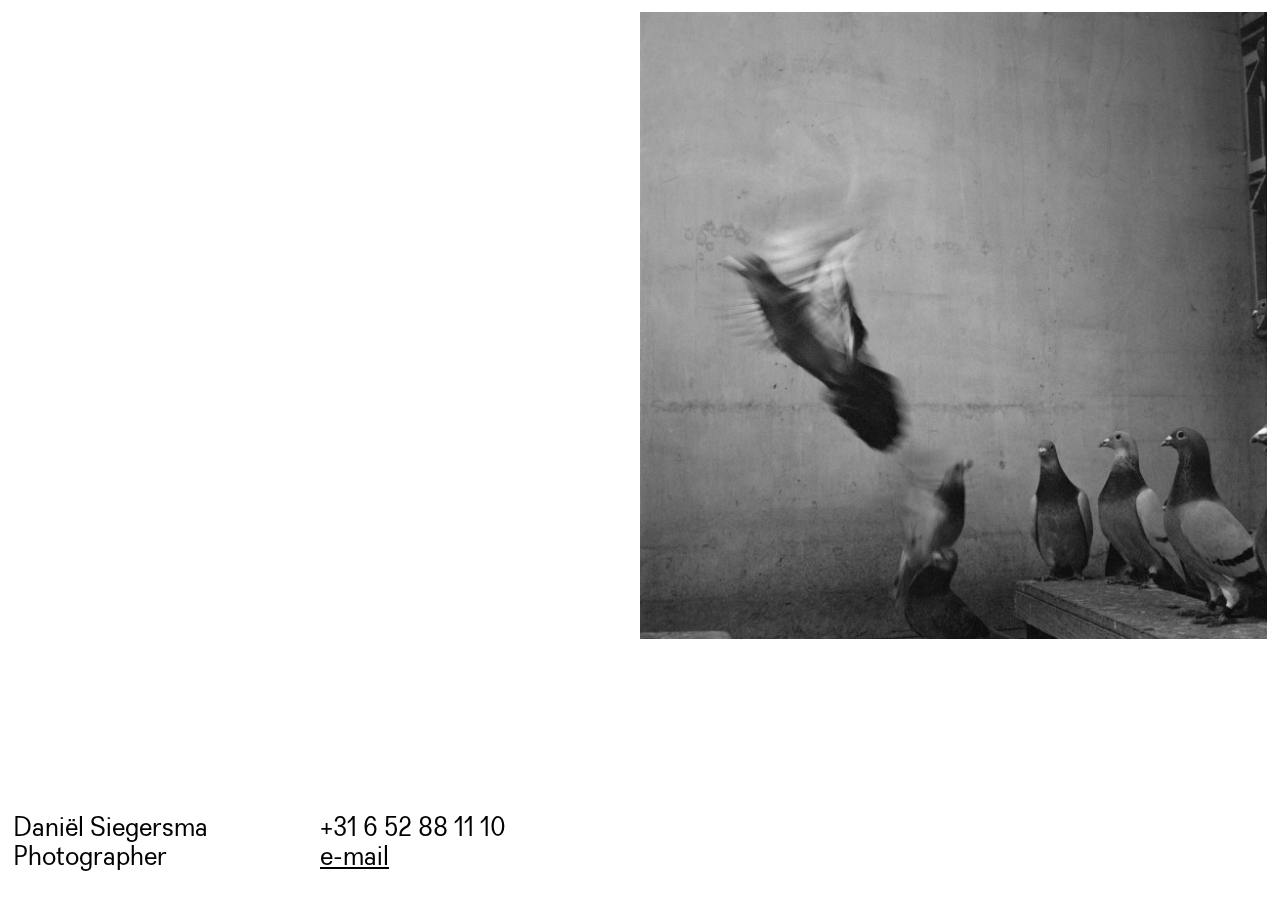
<file: index.html>
<!DOCTYPE html>

  <head>
    <title>Dani&euml;l Siegersma</title>
    <link rel="stylesheet" type="text/css" href="style_2.css">
    <meta name="viewport" content="initial-scale=1.0">

    <script type='text/javascript' src="jquery-2.1.4.min.js"></script>
    <!--
/**
 * @license
 * MyFonts Webfont Build ID 3462131, 2017-10-10T07:31:48-0400
 *
 * The fonts listed in this notice are subject to the End User License
 * Agreement(s) entered into by the website owner. All other parties are
 * explicitly restricted from using the Licensed Webfonts(s).
 *
 * You may obtain a valid license at the URLs below.
 *
 * Webfont: Recta-Regular by Canada Type
 * URL: https://www.myfonts.com/fonts/canadatype/recta/regular/
 * Copyright: Copyright &#x00A9; 2011-2013 Canada Type. All rights reserved.
 * Licensed pageviews: 10,000
 *
 *
 * License: https://www.myfonts.com/viewlicense?type=web&buildid=3462131
 *
 * © 2017 MyFonts Inc
*/

-->
  <link rel="stylesheet" type="text/css" href="Daniel_1.css">
  </head>
  <body>
    <div id="column_one">
      <p>
        Dani&euml;l Siegersma <br> Photographer
      </p>
    </div>
    <div id="column_two">
      <p>
        +31 6 52 88 11 10 <br> <a href="mailto:danielsiegersma@hotmail.com">e-mail</a></br>
      </p>
    </div>
    <div id="column_three"></div>
    <script>
      var photos = ['1.jpg', '2.jpg', '3.jpg', '4.jpg', '5.jpg', '6.jpg']
      $('<img src="images/' + photos[Math.floor(Math.random() * photos.length)] + '">').appendTo('#column_three');
    </script>
  </body>

</html>
</file>
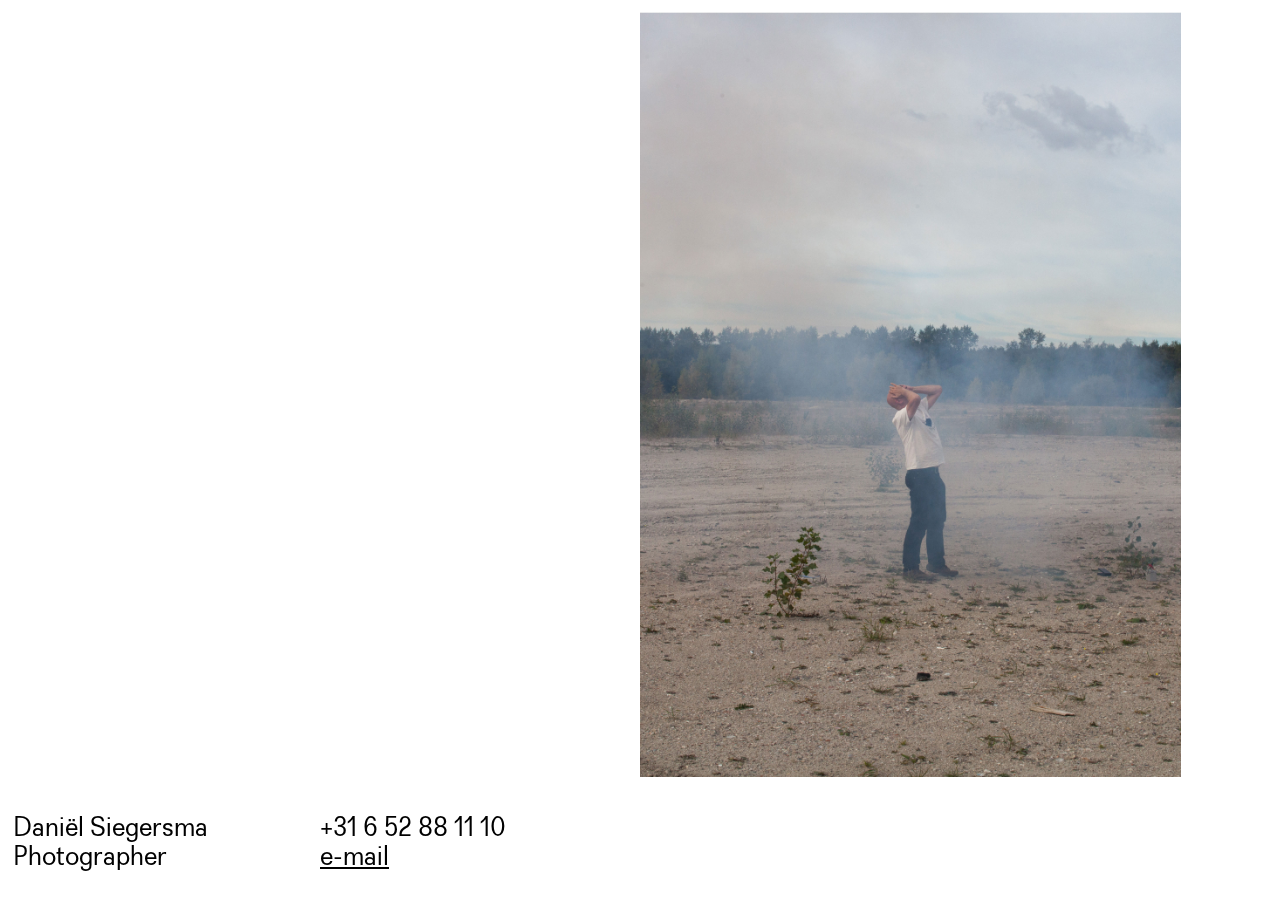
<file: index_2.html>
<!DOCTYPE html>

  <head>
    <title>Dani&euml;l Siegersma</title>
    <link rel="stylesheet" type="text/css" href="style_2.css">
    <script type='text/javascript' src="jquery-2.1.4.min.js"></script>
    <!--
/**
 * @license
 * MyFonts Webfont Build ID 3462131, 2017-10-10T07:31:48-0400
 *
 * The fonts listed in this notice are subject to the End User License
 * Agreement(s) entered into by the website owner. All other parties are
 * explicitly restricted from using the Licensed Webfonts(s).
 *
 * You may obtain a valid license at the URLs below.
 *
 * Webfont: Recta-Regular by Canada Type
 * URL: https://www.myfonts.com/fonts/canadatype/recta/regular/
 * Copyright: Copyright &#x00A9; 2011-2013 Canada Type. All rights reserved.
 * Licensed pageviews: 10,000
 *
 *
 * License: https://www.myfonts.com/viewlicense?type=web&buildid=3462131
 *
 * © 2017 MyFonts Inc
*/

-->
  <link rel="stylesheet" type="text/css" href="Daniel_1.css">
  </head>
  <body>
    <div id="column_one">
      <p>
        Dani&euml;l Siegersma <br> Photographer
      </p>
    </div>
    <div id="column_two">
      <p>
        +31 6 52 88 11 10 <br> <a href="mailto:danielsiegersma@hotmail.com">e-mail</a></br>
      </p>
    </div>
    <div id="column_three"></div>
    <script>
      var photos = ['1.jpg', '2.jpg', '3.jpg', '4.jpg', '5.jpg', '6.jpg']
      $('<img src="images/' + photos[Math.floor(Math.random() * photos.length)] + '">').appendTo('#column_three');
    </script>
  </body>

</html>
</file>
<file: style_2.css>
p {
  font-family: Recta-regular;
  font-size: 20pt;
  line-height: 110%;
}

a {
  color: black;
}
div {

}
#column_one {
 left: 1%;
 position: fixed;
 width: 20%;
 bottom: 0px;
}

#column_two {
  position: fixed;
  width: 20%;
  bottom: 0px;
  left: 25%;
  bottom: 0px;
}
#column_three {
  /*position: fixed;
  max-width: 49%;
  left: 50%;
  width: 50%;
  height: 85%;
  bottom: 14%;
  top: 1%;*/
}
img {
  position: fixed;
  width: auto;
  height: auto;
  max-width: 49%;
  max-height: 85%;
  left: 50%;

  bottom: 14%;
  top: 1.3%;
}

/*@media only screen and (max-width: 800pt) {
  p {
    font-size: 16pt;
  }
  #column_one, #column_two {
    width: 35%
  }
  #column_two {
    left: 30%
  }
  img {
    left: 30%;
    max-width: 69%;
  }

}*/

@media only screen and (max-width: 800pt) {
  p {
    font-size: 16pt;
  }
  #column_one, #column_two {
    width: 40%
  }
  #column_two {
    left: 45%
  }
  img {
    left: 1%;
    max-width: 98%;
    max-height: 85%;
  }
}

@media only screen and (max-width: 500pt) {
    p {
      font-size: 12pt;
    }
}
</file>
<file: Daniel_1.css>
/**
 * @license
 * MyFonts Webfont Build ID 3462131, 2017-10-10T07:31:48-0400
 * 
 * The fonts listed in this notice are subject to the End User License
 * Agreement(s) entered into by the website owner. All other parties are 
 * explicitly restricted from using the Licensed Webfonts(s).
 * 
 * You may obtain a valid license at the URLs below.
 * 
 * Webfont: Recta-Regular by Canada Type
 * URL: https://www.myfonts.com/fonts/canadatype/recta/regular/
 * Copyright: Copyright &#x00A9; 2011-2013 Canada Type. All rights reserved.
 * Licensed pageviews: 10,000
 * 
 * 
 * License: https://www.myfonts.com/viewlicense?type=web&buildid=3462131
 * 
 * © 2017 MyFonts Inc
*/


/* @import must be at top of file, otherwise CSS will not work */
@import url("//hello.myfonts.net/count/34d3f3");

  
@font-face {font-family: 'Recta-Regular';src: url('webfonts/34D3F3_0_0.eot');src: url('webfonts/34D3F3_0_0.eot?#iefix') format('embedded-opentype'),url('webfonts/34D3F3_0_0.woff2') format('woff2'),url('webfonts/34D3F3_0_0.woff') format('woff'),url('webfonts/34D3F3_0_0.ttf') format('truetype');}
</file>
